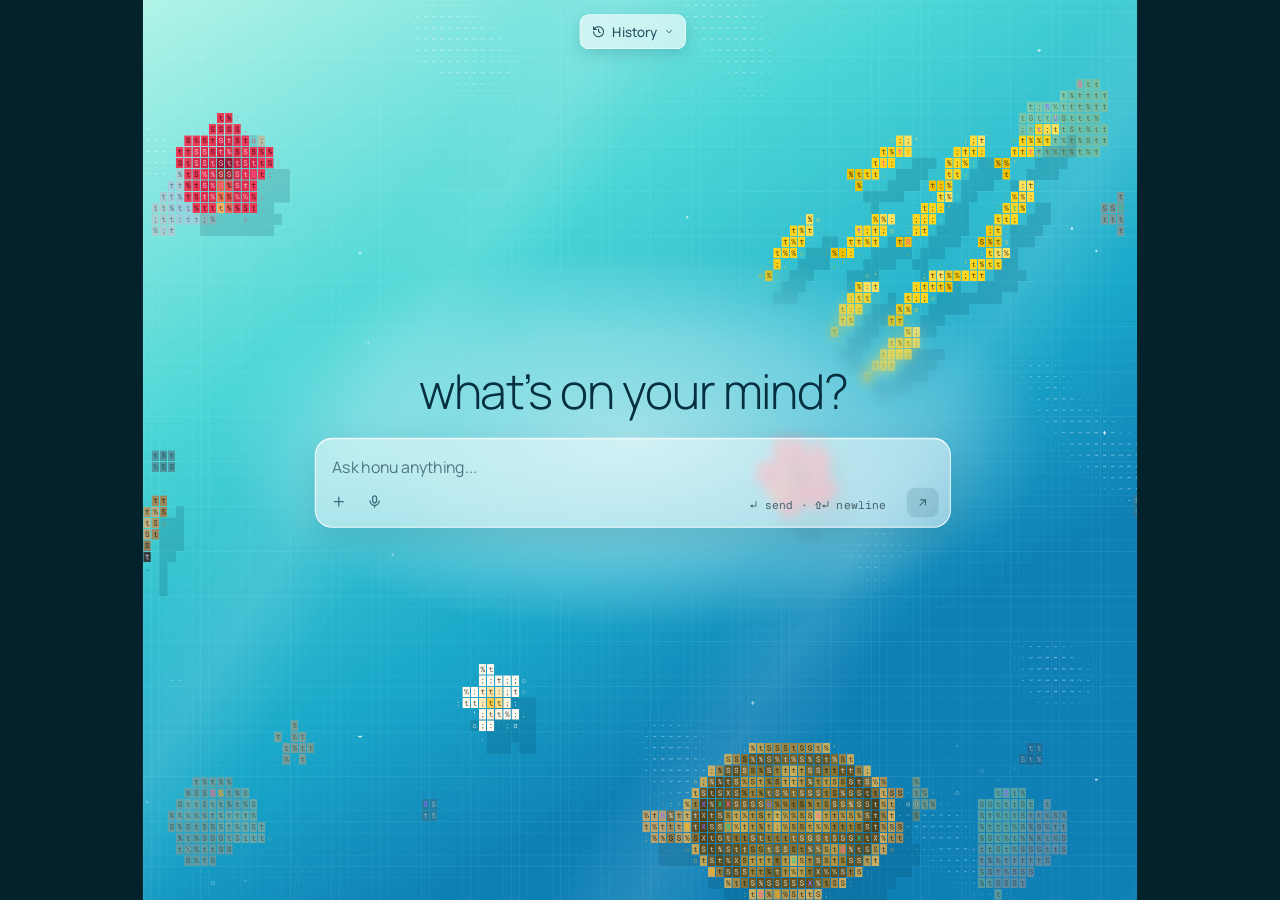
<file: index.html>
<!doctype html>
<html lang="en">
  <head>
    <meta charset="UTF-8" />
    <meta name="viewport" content="width=device-width, initial-scale=1" />
    <link rel="preconnect" href="https://fonts.googleapis.com" />
    <link href="https://fonts.googleapis.com/css2?family=Geist+Mono:wght@500&family=Manrope:wght@300;500&display=swap" rel="stylesheet" />
    <style>
      * { margin: 0; padding: 0; box-sizing: border-box; }
      html, body { height: 100%; overflow: hidden; background: #04222c; }
      #frame { position: fixed; inset: 0; overflow: hidden; }
      #root { position: absolute; left: 50%; top: 50%; width: 1944px; height: 1760px; overflow: hidden; background: #3fcfd2; font-family: "Manrope", sans-serif; transform-origin: center; }
      #sea { position: absolute; inset: 0; width: 100%; height: 100%; }
      .pill {
        position: absolute; left: 854px; top: 28px; width: 208px; height: 68px; border-radius: 18px;
        display: flex; align-items: center; justify-content: center; gap: 14px;
        background: rgba(255, 255, 255, 0.62); border: 1.5px solid rgba(255, 255, 255, 0.85);
        box-shadow: 0 10px 30px rgba(6, 70, 90, 0.18); color: #24505e; font-size: 26px; font-weight: 500;
      }
      .head {
        position: absolute; left: 0; right: 0; top: 700px; text-align: center; padding-right: 28px;
        font-size: 94px; font-weight: 300; letter-spacing: -2.5px; color: #06303f;
      }
      .box {
        position: absolute; left: 336px; top: 856px; width: 1244px; height: 176px; border-radius: 34px;
        background: rgba(255, 255, 255, 0.5); border: 2px solid rgba(255, 255, 255, 0.85);
        box-shadow: 0 24px 60px rgba(6, 70, 90, 0.16), inset 0 1px 0 rgba(255, 255, 255, 0.9);
      }
      .ph { position: absolute; left: 32px; top: 34px; font-size: 31px; color: #4f7782; }
      .icons { position: absolute; left: 30px; top: 108px; display: flex; gap: 40px; color: #3d6b78; }
      .hint { position: absolute; right: 124px; top: 116px; font-family: "Geist Mono", monospace; font-size: 22px; color: #6b929c; letter-spacing: 1px; } .hint { color: #46636b; }
      .send {
        position: absolute; right: 22px; top: 96px; width: 62px; height: 58px; border-radius: 16px;
        background: rgba(6, 60, 80, 0.12); display: flex; align-items: center; justify-content: center; color: #3d6b78;
      }
    </style>
  </head>
  <body>
    <div id="frame"><div id="root">
      <canvas id="sea" width="1944" height="1760"></canvas>
      <div class="pill">
        <svg width="26" height="26" viewBox="0 0 24 24" fill="none" stroke="currentColor" stroke-width="2" stroke-linecap="round"><path d="M3 12a9 9 0 1 0 3-6.7L3 8"/><path d="M3 3v5h5"/><path d="M12 7v5l3 2"/></svg>
        <span>History</span>
        <svg width="18" height="18" viewBox="0 0 24 24" fill="none" stroke="currentColor" stroke-width="2.2" stroke-linecap="round"><path d="m6 9 6 6 6-6"/></svg>
      </div>
      <div class="head">what’s on your mind?</div>
      <div class="box">
        <div class="ph">Ask honu anything...</div>
        <div class="icons">
          <svg width="30" height="30" viewBox="0 0 24 24" fill="none" stroke="currentColor" stroke-width="2" stroke-linecap="round"><path d="M12 5v14M5 12h14"/></svg>
          <svg width="30" height="30" viewBox="0 0 24 24" fill="none" stroke="currentColor" stroke-width="2" stroke-linecap="round"><rect x="9" y="3" width="6" height="11" rx="3"/><path d="M5 11a7 7 0 0 0 14 0M12 18v3"/></svg>
        </div>
        <div class="hint">↵ send · ⇧↵ newline</div>
        <div class="send"><svg width="26" height="26" viewBox="0 0 24 24" fill="none" stroke="currentColor" stroke-width="2" stroke-linecap="round"><path d="M7 17 17 7M8 7h9v9"/></svg></div>
      </div>
    </div></div>
    <script>
      // Top-down Hawaiian lagoon in ASCII cells. Everything is a pure function of t and
      // every motion has an integer number of cycles per T, so the video loops seamlessly.
      const W = 1944, H = 1760, T = 24.5, TAU = Math.PI * 2, w = TAU / T;
      const CW = 16, CH = 22, COLS = Math.ceil(W / CW), ROWS = Math.ceil(H / CH), SS = 4;
      const cv = document.getElementById("sea"), ctx = cv.getContext("2d");

      const mk = (cw, ch) => { const c = document.createElement("canvas"); c.width = cw; c.height = ch; return [c, c.getContext("2d", { willReadFrequently: true })]; };
      const [oc, ox] = mk(COLS * SS, ROWS * SS);   // supersampled layer, averaged into cells
      const [bgc, bgx] = mk(W, H);                 // static water + grid
      const [blc, blx] = mk(W, H);                 // frosted area under the UI

      const hash = (a, b, c) => { let h = Math.sin(a * 127.1 + b * 311.7 + c * 74.7) * 43758.5453; return h - Math.floor(h); };
      const mix = (a, b, k) => [a[0] + (b[0] - a[0]) * k, a[1] + (b[1] - a[1]) * k, a[2] + (b[2] - a[2]) * k];
      const rgb = (c, a = 1) => `rgba(${c[0] | 0},${c[1] | 0},${c[2] | 0},${a})`;
      const lum = (c) => (0.299 * c[0] + 0.587 * c[1] + 0.114 * c[2]) / 255;

      // Lagoon: sunlit shallows top-left, deeper blue bottom-right.
      const STOPS = [[0, [178, 244, 232]], [0.42, [74, 214, 214]], [0.78, [26, 168, 202]], [1, [14, 128, 182]]];
      const water = (x, y) => {
        const k = Math.min(1, Math.max(0, (x * 0.45 + y * 0.9) / (W * 0.45 + H * 0.9)));
        for (let i = 1; i < STOPS.length; i++) if (k <= STOPS[i][0]) return mix(STOPS[i - 1][1], STOPS[i][1], (k - STOPS[i - 1][0]) / (STOPS[i][0] - STOPS[i - 1][0]));
        return STOPS[3][1];
      };
      {
        const g = bgx.createLinearGradient(0, 0, W * 0.45, H * 0.9);
        STOPS.forEach(([k, c]) => g.addColorStop(k, rgb(c)));
        bgx.fillStyle = g; bgx.fillRect(0, 0, W, H);
        bgx.fillStyle = "rgba(255,255,255,0.07)";
        for (let x = 0; x < W; x += CW) bgx.fillRect(x, 0, 1, H);
        for (let y = 0; y < H; y += CH) bgx.fillRect(0, y, W, 1);
      }

      // ---------- creatures, drawn in local px facing +x ----------
      const ell = (g, x, y, rx, ry, rot, fill) => { g.beginPath(); g.ellipse(x, y, rx, ry, rot || 0, 0, TAU); g.fillStyle = fill; g.fill(); };

      function turtle(g, t, s, ph) {
        const f = Math.sin(TAU * 14 * t / T + ph);
        for (const m of [-1, 1]) {
          g.save(); g.translate(62, 58 * m); g.rotate(m * (1.15 + 0.55 * f));
          ell(g, 0, 78 * m, 26, 92, 0, "#9c8a5c"); ell(g, 0, 70 * m, 14, 70, 0, "#c2b183"); g.restore();
          g.save(); g.translate(-92, 40 * m); g.rotate(m * (2.2 - 0.3 * f));
          ell(g, 0, 26 * m, 15, 34, 0, "#9c8a5c"); g.restore();
        }
        ell(g, 118, 0, 30, 24, 0, "#a39060"); ell(g, 150, 0, 34, 27, 0, "#b8a573");
        ell(g, 146, -10, 7, 5, 0, "#4b3f22"); ell(g, 146, 10, 7, 5, 0, "#4b3f22");
        ell(g, 0, 0, 132, 100, 0, "#c9b067");                  // marginal rim
        const sh = g.createRadialGradient(-10, 0, 10, 0, 0, 125);
        sh.addColorStop(0, "#7d6a2e"); sh.addColorStop(0.7, "#5e5022"); sh.addColorStop(1, "#3f3616");
        ell(g, 0, 0, 120, 90, 0, sh);
        g.fillStyle = "#b39a4a";                               // amber scutes
        for (const [x, y, r] of [[60, 0, 26], [12, 0, 30], [-38, 0, 28], [-80, 0, 20], [40, -50, 22], [-8, -56, 24], [-56, -46, 20], [40, 50, 22], [-8, 56, 24], [-56, 46, 20]]) {
          g.beginPath(); for (let k = 0; k < 6; k++) g.lineTo(x + r * Math.cos(k * TAU / 6), y + r * 0.8 * Math.sin(k * TAU / 6)); g.fill();
        }
        g.fillStyle = "#e0c56a";
        for (const [x, y] of [[60, 0], [12, 0], [-38, 0], [-8, -56], [-8, 56]]) { g.beginPath(); g.arc(x, y, 8, 0, TAU); g.fill(); }
      }

      function manta(g, t) {
        const f = Math.sin(TAU * 10 * t / T), span = 300 + 22 * f, back = -40 - 30 * f;
        g.beginPath(); g.moveTo(-110, 0); g.lineTo(-330, 4 * f); g.lineWidth = 7; g.strokeStyle = "#1c2733"; g.stroke();
        g.beginPath(); g.moveTo(96, -42);
        g.quadraticCurveTo(40, -span * 0.75, back, -span); g.quadraticCurveTo(-60, -110, -118, -26);
        g.lineTo(-118, 26); g.quadraticCurveTo(-60, 110, back, span); g.quadraticCurveTo(40, span * 0.75, 96, 42);
        g.closePath(); g.fillStyle = "#1e2b3a"; g.fill();
        for (const m of [-1, 1]) {
          ell(g, 120, 40 * m, 34, 12, 0.35 * m, "#26364a");     // cephalic fins
          ell(g, 18, 82 * m, 70, 30, -0.5 * m, "#e9eef0");      // shoulder patches
          ell(g, -10, 150 * m, 40, 18, -0.6 * m, "#8fa3b0");
        }
      }

      function dolphin(g, t, ph) {
        const b = 0.22 * Math.sin(TAU * 60 * t / T + ph);
        g.save(); g.translate(-30, 0); g.rotate(b);
        g.beginPath(); g.moveTo(10, -44); g.quadraticCurveTo(-90, -24, -150, -9); g.lineTo(-150, 9); g.quadraticCurveTo(-90, 24, 10, 44); g.fillStyle = "#5c6d7c"; g.fill();
        g.translate(-150, 0); g.rotate(b * 1.4);
        g.beginPath(); g.moveTo(0, 0); g.quadraticCurveTo(-20, -60, -52, -66); g.quadraticCurveTo(-30, -20, -40, 0); g.quadraticCurveTo(-30, 20, -52, 66); g.quadraticCurveTo(-20, 60, 0, 0); g.fillStyle = "#4b5a68"; g.fill();
        g.restore();
        for (const m of [-1, 1]) ell(g, 40, 48 * m, 44, 13, -0.75 * m, "#6f8190");
        g.beginPath(); g.moveTo(-40, -44); g.quadraticCurveTo(40, -58, 150, -18); g.lineTo(200, -4); g.lineTo(200, 4); g.lineTo(150, 18); g.quadraticCurveTo(40, 58, -40, 44); g.fillStyle = "#8a9cab"; g.fill();
        ell(g, 20, 0, 120, 22, 0, "#43515e");                  // dark cape along the back
      }

      function tang(g, t, ph) {
        const b = 0.35 * Math.sin(TAU * 110 * t / T + ph);
        g.save(); g.translate(-30, 0); g.rotate(b);
        g.beginPath(); g.moveTo(0, 0); g.lineTo(-34, -20); g.lineTo(-28, 0); g.lineTo(-34, 20); g.closePath(); g.fillStyle = "#f2c200"; g.fill(); g.restore();
        ell(g, 8, 0, 46, 15, 0, "#ffd61f"); ell(g, 40, 0, 12, 9, 0, "#ffe46a");
      }

      function whale(g, t) {
        const b = 0.16 * Math.sin(TAU * 8 * t / T);
        g.save(); g.translate(-260, 0); g.rotate(b);
        g.beginPath(); g.moveTo(40, -70); g.quadraticCurveTo(-120, -30, -260, -14); g.lineTo(-260, 14); g.quadraticCurveTo(-120, 30, 40, 70); g.fillStyle = "#2b3d52"; g.fill();
        g.translate(-260, 0); g.rotate(b * 1.5);
        g.beginPath(); g.moveTo(0, 0); g.quadraticCurveTo(-30, -110, -90, -130); g.quadraticCurveTo(-60, -40, -70, 0); g.quadraticCurveTo(-60, 40, -90, 130); g.quadraticCurveTo(-30, 110, 0, 0); g.fillStyle = "#dfe7ea"; g.fill();
        g.restore();
        const fl = 0.15 * Math.sin(TAU * 8 * t / T + 1);
        for (const m of [-1, 1]) {                              // the long white pectoral fins
          g.save(); g.translate(150, 95 * m); g.rotate(m > 0 ? 0.6 + fl : Math.PI - 0.6 - fl); ell(g, 0, 120, 30, 125, 0, "#e6eef0"); g.restore();
        }
        g.beginPath(); g.moveTo(330, 0); g.quadraticCurveTo(300, -110, 100, -130); g.quadraticCurveTo(-120, -110, -260, -70); g.lineTo(-260, 70); g.quadraticCurveTo(-120, 110, 100, 130); g.quadraticCurveTo(300, 110, 330, 0); g.fillStyle = "#33475e"; g.fill();
        g.fillStyle = "#596f86"; for (let k = 0; k < 7; k++) { g.beginPath(); g.arc(300 - k * 30, 0, 7, 0, TAU); g.fill(); }  // tubercles
        g.beginPath(); g.moveTo(-60, -10); g.quadraticCurveTo(-90, 0, -60, 10); g.fillStyle = "#1e2d3e"; g.fill();
      }

      function hibiscus(g, s) {
        for (let k = 0; k < 5; k++) { g.save(); g.rotate(k * TAU / 5); ell(g, 52 * s, 0, 52 * s, 40 * s, 0, "#ef3b5a"); ell(g, 40 * s, 0, 30 * s, 22 * s, 0, "#d42448"); g.restore(); }
        ell(g, 0, 0, 22 * s, 22 * s, 0, "#8a0f2e");
        g.save(); g.rotate(0.6); ell(g, 44 * s, 0, 40 * s, 5 * s, 0, "#ffd84a"); ell(g, 84 * s, 0, 10 * s, 10 * s, 0, "#ffe27a"); g.restore();
      }
      function plumeria(g, s) {
        for (let k = 0; k < 5; k++) { g.save(); g.rotate(k * TAU / 5); ell(g, 36 * s, 12 * s, 40 * s, 24 * s, 0.35, "#fffaf0"); g.restore(); }
        const c = g.createRadialGradient(0, 0, 2, 0, 0, 34 * s); c.addColorStop(0, "#ffb800"); c.addColorStop(1, "rgba(255,214,90,0)");
        ell(g, 0, 0, 34 * s, 34 * s, 0, c);
      }

      // ---------- paths: closed curves with integer harmonics of T ----------
      const P = {
        turtleA: (t) => [972 + 1080 * Math.cos(w * t + 0.3), 860 + 640 * Math.sin(w * t + 0.3) + 140 * Math.sin(2 * w * t)],
        turtleB: (t) => [900 + 700 * Math.sin(-w * t + 1), 880 - 1080 * Math.cos(-w * t + 1)],
        turtleC: (t) => [972 + 1150 * Math.sin(w * t + 4), 900 + 560 * Math.sin(2 * w * t + 4.6)],
        manta: (t) => [972 + 1380 * Math.cos(-w * t + 3.6), 820 + 900 * Math.sin(-w * t + 3.6)],
        dolphin: (t) => [972 + 1350 * Math.cos(2 * w * t + 0.8), 900 + 950 * Math.sin(2 * w * t + 0.8) + 160 * Math.sin(4 * w * t)],
        school: (t) => [972 + 1150 * Math.sin(2 * w * t + 5), 880 + 800 * Math.sin(3 * w * t + 1)],
        whale: (t) => [972 + 1900 * Math.cos(w * t + 2.4), 1350 + 380 * Math.sin(w * t + 2.4)],
      };
      const pose = (fn, t) => { const [x, y] = fn(t), [x2, y2] = fn(t + 0.02); return [x, y, Math.atan2(y2 - y, x2 - x)]; };
      const FISH = [[0, 0], [-120, -70], [-120, 75], [-240, -10], [-230, -140], [-235, 130], [-360, -75], [-355, 70], [-470, 5], [-480, -150], [-470, 150]];
      const FLOWERS = [["h", 0.0, 260, 1.0, 1], ["p", 0.22, 1240, 0.9, -1], ["h", 0.47, 640, 0.8, -1], ["p", 0.63, 1560, 1.1, 1], ["p", 0.86, 120, 0.8, 1]];

      // ---------- per-cell sampling ----------
      function sample(draw) {
        ox.setTransform(1, 0, 0, 1, 0, 0); ox.clearRect(0, 0, oc.width, oc.height);
        ox.setTransform((COLS * SS) / (COLS * CW), 0, 0, (ROWS * SS) / (ROWS * CH), 0, 0);
        draw(ox);
        const d = ox.getImageData(0, 0, oc.width, oc.height).data, out = new Float32Array(COLS * ROWS * 4), rw = oc.width * 4;
        for (let j = 0; j < ROWS; j++) for (let i = 0; i < COLS; i++) {
          let r = 0, gg = 0, b = 0, a = 0;
          for (let v = 0; v < SS; v++) for (let u = 0, p = (j * SS + v) * rw + i * SS * 4; u < SS; u++, p += 4) { const al = d[p + 3]; r += d[p] * al; gg += d[p + 1] * al; b += d[p + 2] * al; a += al; }
          const o = (j * COLS + i) * 4;
          if (a > 0) { out[o] = r / a; out[o + 1] = gg / a; out[o + 2] = b / a; out[o + 3] = a / (255 * SS * SS); }
        }
        return out;
      }
      const put = (g, fn, t, x, y, a, s, draw) => { g.save(); g.translate(x, y); g.rotate(a); if (s !== 1) g.scale(s, s); draw(g); g.restore(); };

      // Reef floor is static: sample it once.
      const reef = sample((g) => {
        const blob = (x, y, r, c1, c2, n) => { for (let k = 0; k < n; k++) { const a = hash(x, y, k) * TAU, d = hash(y, x, k) * r * 0.7; ell(g, x + Math.cos(a) * d, y + Math.sin(a) * d * 0.9, r * (0.35 + 0.3 * hash(k, x, y)), r * (0.3 + 0.3 * hash(k, y, x)), a, k % 2 ? c1 : c2); } };
        blob(140, 1600, 110, "#d98a6a", "#c46a5a", 10); blob(1800, 220, 100, "#d8b86a", "#c49c4c", 9);
        blob(80, 380, 80, "#c9a0d8", "#e2a0b8", 7); blob(1700, 1650, 110, "#d6b870", "#e8907a", 10);
        for (const [x, y, r, c] of [[300, 1460, 46, "#ff6a3d"], [1520, 1560, 40, "#ff8a2a"], [1900, 420, 36, "#e8483c"], [220, 300, 34, "#ff7a3a"]]) {
          g.save(); g.translate(x, y); g.rotate(hash(x, y, 1) * TAU);
          for (let k = 0; k < 5; k++) { g.save(); g.rotate(k * TAU / 5); ell(g, r * 0.6, 0, r * 0.65, r * 0.2, 0, c); g.restore(); }
          ell(g, 0, 0, r * 0.3, r * 0.3, 0, c); g.restore();
        }
        for (const [x, y] of [[560, 1580], [1740, 1480], [1960, 980], [40, 900]]) { g.save(); g.translate(x, y); for (let k = 0; k < 12; k++) { g.rotate(TAU / 12); ell(g, 22, 0, 22, 3, 0, "#3a1f4a"); } ell(g, 0, 0, 14, 14, 0, "#2a1438"); g.restore(); }
      });

      const RAMP = "8%XSSt%t;:";
      const EDGE = "',.o:;";
      const SPRINK = ["#ff5fa2", "#16c79a", "#8b6cff", "#ffb000"];
      function cells(L, depth, t, glyphs) {
        for (let j = 0; j < ROWS; j++) for (let i = 0; i < COLS; i++) {
          const o = (j * COLS + i) * 4, a = L[o + 3];
          if (a < 0.12) continue;
          const x = i * CW, y = j * CH;
          let c = [L[o], L[o + 1], L[o + 2]];
          if (depth) c = mix(c, water(x, y), depth);
          const flick = hash(i, j, Math.floor(t * 7));
          if (a > 0.5) {
            ctx.fillStyle = rgb(c, depth ? 0.9 : 1); ctx.fillRect(x + 1, y + 1, CW - 2, CH - 2);
            if (!glyphs) continue;
            const l = lum(c), ch = RAMP[Math.max(0, Math.min(RAMP.length - 1, Math.floor(1 + l * 5 + flick * 4)))];
            ctx.fillStyle = flick < 0.04 ? SPRINK[(flick * 100) | 0] : rgb(l < 0.42 ? mix(c, [255, 255, 255], 0.62) : mix(c, [0, 0, 0], 0.58), depth ? 0.6 : 1);
            ctx.fillText(ch, x + CW / 2, y + CH / 2 + 1);
          } else {
            ctx.fillStyle = rgb(c, Math.min(1, a * 1.6) * (depth ? 0.6 : 1));
            ctx.fillText(EDGE[(flick * EDGE.length) | 0], x + CW / 2, y + CH / 2 + 1);
          }
        }
      }

      function draw(t) {
        t = ((t % T) + T) % T;
        ctx.drawImage(bgc, 0, 0);

        // sun bands drifting over the lagoon
        ctx.save(); ctx.globalCompositeOperation = "screen";
        for (let k = 0; k < 4; k++) {
          const off = ((t / T + k / 4) % 1) * (W + H) * 1.2 - H * 0.6, g = ctx.createLinearGradient(off, 0, off + 260, 160);
          g.addColorStop(0, "rgba(255,255,255,0)"); g.addColorStop(0.5, "rgba(255,255,240,0.10)"); g.addColorStop(1, "rgba(255,255,255,0)");
          ctx.fillStyle = g; ctx.fillRect(0, 0, W, H);
        }
        ctx.restore();

        ctx.font = '500 15px "Geist Mono"'; ctx.textAlign = "center"; ctx.textBaseline = "middle";

        // caustic net + surface glints
        for (let j = 0; j < ROWS; j++) for (let i = 0; i < COLS; i++) {
          const x = i * CW, y = j * CH;
          const v = Math.sin(x * 0.011 + y * 0.004 + w * 2 * t + 1.6 * Math.sin(y * 0.007 - w * 3 * t))
                  + Math.sin(-x * 0.006 + y * 0.012 - w * 3 * t + 1.6 * Math.sin(x * 0.008 + w * 2 * t))
                  + Math.sin(x * 0.009 - y * 0.009 + w * 4 * t + 1.2 * Math.sin((x + y) * 0.005 + w * t));
          if (v > 1.55) { const k = Math.min(1, (v - 1.55) / 1.2); ctx.fillStyle = `rgba(255,255,255,${0.16 + 0.42 * k})`; ctx.fillText(k > 0.6 ? "~" : k > 0.3 ? "-" : "·", x + CW / 2, y + CH / 2); }
          const gl = hash(i, j, Math.floor(t * 6) % 147);
          if (gl > 0.9988) { const f = Math.sin(((t * 6) % 1) * Math.PI); ctx.fillStyle = `rgba(255,255,255,${0.95 * f})`; ctx.fillText(gl > 0.9995 ? "*" : "+", x + CW / 2, y + CH / 2); }
        }

        cells(reef, 0.62, t, true);

        const deep = sample((g) => { const [x, y, a] = pose(P.whale, t); put(g, null, t, x, y, a, 1, (g) => whale(g, t)); });
        cells(deep, 0.4, t, true);

        const main = sample((g) => {
          let [x, y, a] = pose(P.manta, t); put(g, null, t, x, y, a, 1.2, (g) => manta(g, t));
          for (const [dx, ph] of [[0, 0], [1, 1.3]]) { [x, y, a] = pose(P.dolphin, t - dx * 0.18); put(g, null, t, x + dx * 120 * Math.sin(a), y - dx * 120 * Math.cos(a), a, 1.25, (g) => dolphin(g, t, ph)); }
          [x, y, a] = pose(P.turtleA, t); put(g, null, t, x, y, a, 1.55, (g) => turtle(g, t, 1, 0));
          [x, y, a] = pose(P.turtleB, t); put(g, null, t, x, y, a, 1.3, (g) => turtle(g, t, 1, 2));
          [x, y, a] = pose(P.turtleC, t); put(g, null, t, x, y, a, 1.1, (g) => turtle(g, t, 1, 4));
          [x, y, a] = pose(P.school, t);
          FISH.forEach(([fx, fy], k) => { const ca = Math.cos(a), sa = Math.sin(a), wob = 14 * Math.sin(w * 7 * t + k); put(g, null, t, x + fx * ca - (fy + wob) * sa, y + fx * sa + (fy + wob) * ca, a + 0.15 * Math.sin(w * 9 * t + k), 1.35, (g) => tang(g, t, k)); });
          for (const [kind, p0, y0, s, dir] of FLOWERS) {
            const u = (p0 + t / T) % 1, fx = -220 + u * (W + 440), fy = y0 + u * 420 + 30 * Math.sin(w * 3 * t + p0 * 9);
            put(g, null, t, fx, fy, dir * w * t + p0 * 6, 1, (g) => (kind === "h" ? hibiscus : plumeria)(g, s));
          }
        });

        // shadows on the sand, offset down-right from the sun
        ctx.fillStyle = "rgba(4,60,84,0.16)";
        for (let j = 0; j < ROWS - 2; j++) for (let i = 0; i < COLS - 2; i++) { const a = main[(j * COLS + i) * 4 + 3]; if (a > 0.3) ctx.fillRect((i + 2) * CW, (j + 2) * CH, CW, CH); }

        // foam wakes behind the swimmers
        for (const [fn, len] of [[P.turtleA, 1.5], [P.turtleB, 1.3], [P.turtleC, 1.1], [P.manta, 1.6], [P.dolphin, 1.4]]) {
          for (let k = 1; k <= 16; k++) {
            const [x, y, a] = pose(fn, t - k * 0.09 - 0.35 * len), side = (hash(k, len, 3) - 0.5) * k * 9;
            const px = x + side * -Math.sin(a), py = y + side * Math.cos(a);
            ctx.fillStyle = `rgba(255,255,255,${0.55 * (1 - k / 17)})`;
            ctx.fillText(".·o°"[(hash(k, len, Math.floor(t * 5)) * 4) | 0], Math.floor(px / CW) * CW + CW / 2, Math.floor(py / CH) * CH + CH / 2);
          }
        }

        cells(main, 0, t, true);

        // frosted glass under the UI: blurred copy masked by a soft ellipse
        blx.globalCompositeOperation = "source-over"; blx.clearRect(0, 0, W, H);
        blx.filter = "blur(11px)"; blx.drawImage(cv, 0, 0); blx.filter = "none";
        blx.globalCompositeOperation = "destination-in";
        blx.save(); blx.translate(958, 860); blx.scale(1, 0.46);
        const m = blx.createRadialGradient(0, 0, 0, 0, 0, 800); m.addColorStop(0, "#000"); m.addColorStop(0.62, "#000"); m.addColorStop(1, "rgba(0,0,0,0)");
        blx.fillStyle = m; blx.fillRect(-1000, -1000, 2000, 2000); blx.restore();
        ctx.drawImage(blc, 0, 0);
        ctx.save(); ctx.translate(958, 860); ctx.scale(1, 0.46);
        const glow = ctx.createRadialGradient(0, 0, 0, 0, 0, 820); glow.addColorStop(0, "rgba(240,255,252,0.62)"); glow.addColorStop(0.55, "rgba(230,252,250,0.38)"); glow.addColorStop(1, "rgba(220,250,250,0)");
        ctx.fillStyle = glow; ctx.fillRect(-1000, -1000, 2000, 2000); ctx.restore();
      }

      // fit the 1944×1760 stage to the window, then loop forever
      const root = document.getElementById("root"), frame = document.getElementById("frame");  // fixed, clipped frame: the 1944 px stage never widens a phone's layout
      const fit = () => root.style.transform = `translate(-50%, -50%) scale(${Math.min(frame.clientWidth / W, frame.clientHeight / H)})`;
      addEventListener("resize", fit); fit();
      // start at once (fallback glyphs for a moment); Geist Mono swaps in when it arrives
      const t0 = performance.now();
      const loop = (now) => { draw((now - t0) / 1000); requestAnimationFrame(loop); };
      requestAnimationFrame(loop);
    </script>
  </body>
</html>
</file>
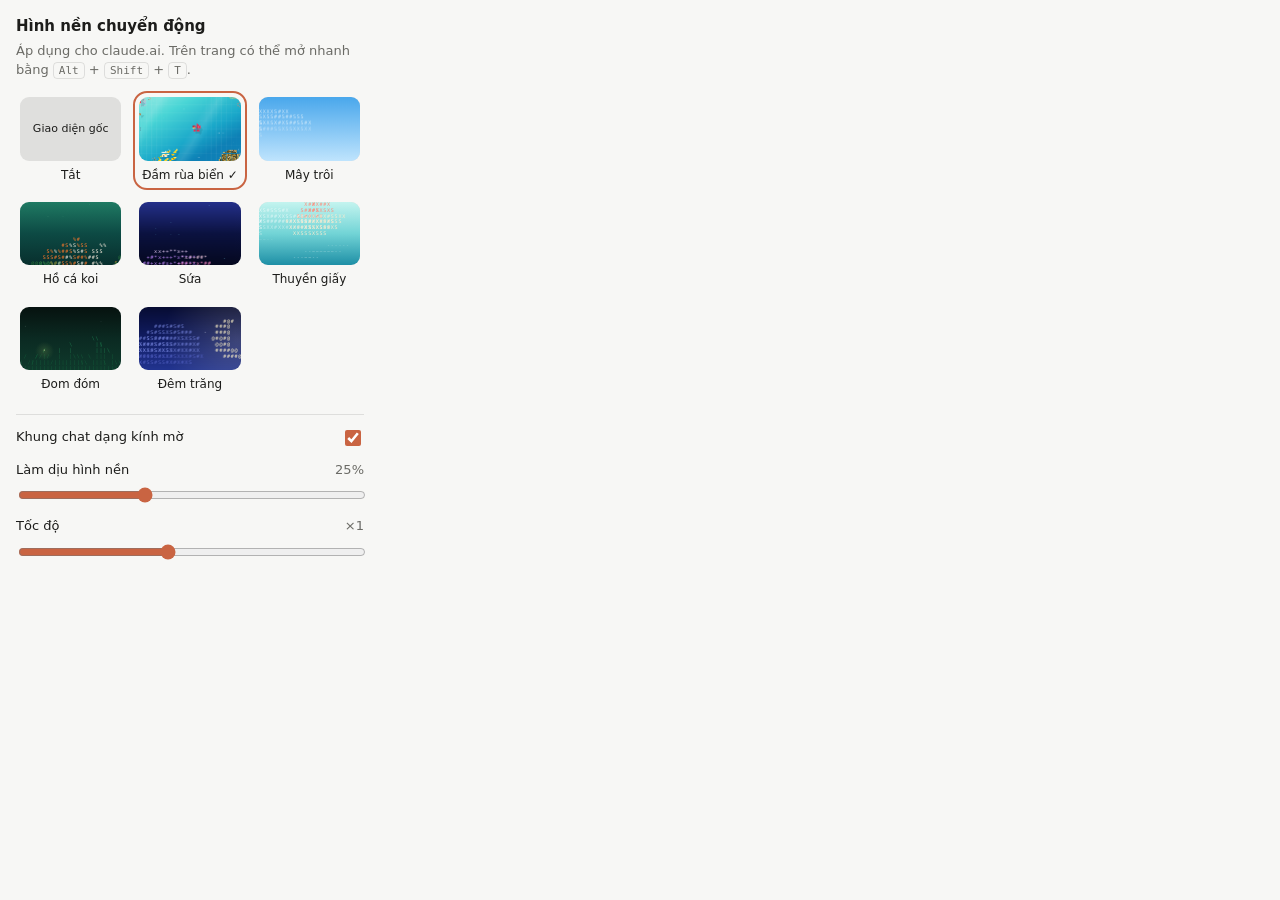
<file: claude-wallpaper/popup.html>
<!doctype html>
<html lang="vi">
  <head>
    <meta charset="utf-8" />
    <title>Hình nền chuyển động</title>
    <link rel="stylesheet" href="content.css" />
    <link rel="stylesheet" href="popup.css" />
  </head>
  <body>
    <header>
      <h1>Hình nền chuyển động</h1>
      <p>Áp dụng cho claude.ai. Trên trang có thể mở nhanh bằng <kbd>Alt</kbd> + <kbd>Shift</kbd> + <kbd>T</kbd>.</p>
    </header>
    <div id="tiles" class="cw-tiles cw-tiles-grid"></div>
    <section class="opts">
      <label class="row">
        <span>Khung chat dạng kính mờ</span>
        <input type="checkbox" id="glass" />
      </label>
      <label class="col">
        <span>Làm dịu hình nền <output id="veilOut"></output></span>
        <input type="range" id="veil" min="0" max="0.7" step="0.05" />
      </label>
      <label class="col">
        <span>Tốc độ <output id="speedOut"></output></span>
        <input type="range" id="speed" min="0.25" max="2" step="0.25" />
      </label>
    </section>
    <script src="scenes.js"></script>
    <script src="popup.js"></script>
  </body>
</html>
</file>
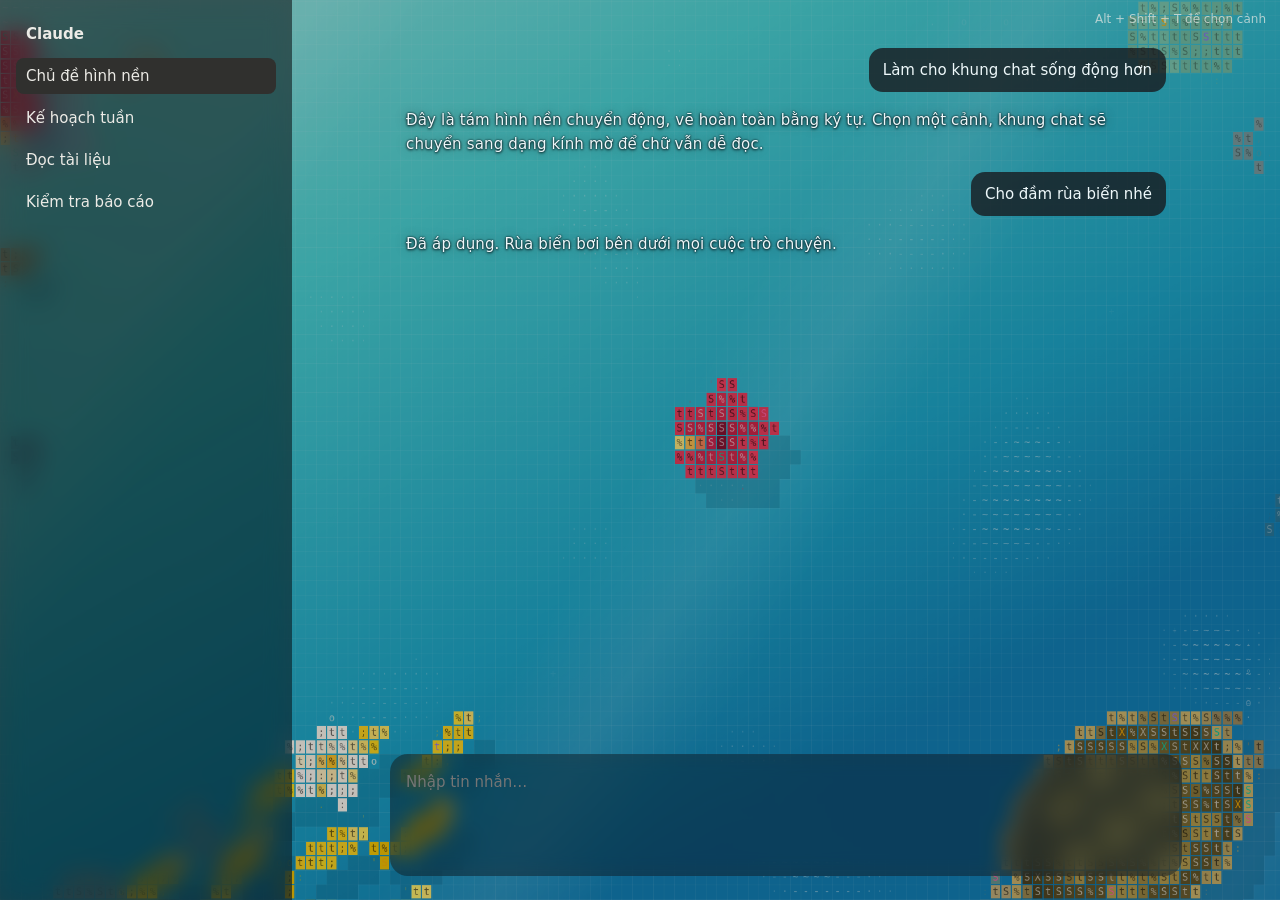
<file: claude-wallpaper/test.html>
<!doctype html>
<!-- Local preview: a rough stand-in for claude.ai's layout with the content script loaded.
     Not part of the extension; Chrome only injects the scripts on claude.ai. -->
<html lang="vi">
  <head>
    <meta charset="utf-8" />
    <meta name="viewport" content="width=device-width, initial-scale=1" />
    <title>Thử hình nền</title>
    <link rel="stylesheet" href="content.css" />
    <style>
      body { margin: 0; height: 100vh; display: flex; background: #262624; color: #ecebe6; font: 15px/1.6 system-ui, sans-serif; }
      nav { width: 260px; flex: none; background: #1f1e1d; padding: 16px; display: flex; flex-direction: column; gap: 6px; }
      nav a { color: inherit; text-decoration: none; padding: 6px 10px; border-radius: 8px; }
      nav a.on { background: #30302e; }
      main { flex: 1; background: #262624; display: flex; flex-direction: column; min-width: 0; }
      .chat { flex: 1; overflow: auto; padding: 32px; max-width: 760px; margin: 0 auto; width: 100%; }
      .user { background: #141413; border-radius: 14px; padding: 10px 14px; margin: 16px 0 16px auto; width: fit-content; max-width: 80%; }
      .composer { margin: 0 auto 24px; width: min(760px, calc(100% - 32px)); background: #30302e; border-radius: 18px; padding: 16px; min-height: 90px; }
      .composer textarea { all: unset; width: 100%; }
      .tip { position: fixed; top: 10px; right: 14px; font-size: 12px; opacity: 0.7; }
    </style>
  </head>
  <body>
    <nav>
      <strong style="padding: 6px 10px">Claude</strong>
      <a class="on" href="#">Chủ đề hình nền</a>
      <a href="#">Kế hoạch tuần</a>
      <a href="#">Đọc tài liệu</a>
      <a href="#">Kiểm tra báo cáo</a>
    </nav>
    <main>
      <div class="chat">
        <div class="user">Làm cho khung chat sống động hơn</div>
        <p>Đây là tám hình nền chuyển động, vẽ hoàn toàn bằng ký tự. Chọn một cảnh, khung chat sẽ chuyển sang dạng kính mờ để chữ vẫn dễ đọc.</p>
        <div class="user">Cho đầm rùa biển nhé</div>
        <p>Đã áp dụng. Rùa biển bơi bên dưới mọi cuộc trò chuyện.</p>
      </div>
      <div class="composer"><textarea placeholder="Nhập tin nhắn…"></textarea></div>
    </main>
    <span class="tip">Alt + Shift + T để chọn cảnh</span>
    <script src="scenes.js"></script>
    <script src="content.js"></script>
  </body>
</html>
</file>
<file: claude-wallpaper/content.css>
/* Wallpaper layer and frosted surfaces on claude.ai, plus the picker tiles (also used by the popup). */

#cw-wallpaper {
  position: fixed;
  inset: 0;
  width: 100vw;
  height: 100vh;
  z-index: -1;
  pointer-events: none;
  display: block;
}
html.cw-on { background: var(--cw-fallback, #0b1020) !important; }
html.cw-on body { background: transparent !important; }

html[data-cw-tone="dark"] {
  --cw-glass: rgba(22, 22, 26, 0.5);
  --cw-panel: rgba(18, 18, 22, 0.58);
  --cw-card: rgba(24, 24, 28, 0.78);
  --cw-tint: rgba(255, 255, 255, 0.06);
  --cw-edge: rgba(255, 255, 255, 0.1);
}
html[data-cw-tone="light"] {
  --cw-glass: rgba(255, 255, 255, 0.55);
  --cw-panel: rgba(255, 255, 255, 0.62);
  --cw-card: rgba(255, 255, 255, 0.8);
  --cw-tint: rgba(0, 0, 0, 0.04);
  --cw-edge: rgba(255, 255, 255, 0.7);
}

html.cw-glass-on [data-cw="clear"] {
  background-color: transparent !important;
  background-image: none !important;
}
html.cw-glass-on [data-cw="panel"] {
  background-color: var(--cw-panel) !important;
  background-image: none !important;
  backdrop-filter: blur(12px) saturate(1.3);
  -webkit-backdrop-filter: blur(12px) saturate(1.3);
}
html.cw-glass-on [data-cw="glass"] {
  background-color: var(--cw-glass) !important;
  background-image: none !important;
  backdrop-filter: blur(10px) saturate(1.3);
  -webkit-backdrop-filter: blur(10px) saturate(1.3);
}
html.cw-glass-on [data-cw="card"] {
  background-color: var(--cw-card) !important;
  background-image: none !important;
}
html.cw-glass-on [data-cw="tint"] { background-color: var(--cw-tint) !important; }
/* claude.ai blurs dozens of small icon buttons. Over a solid page that's cheap; over
   a moving wallpaper each one is re-blurred every frame, so drop theirs. */
html.cw-on [class*="backdrop-blur"]:not([data-cw]) {
  backdrop-filter: none !important;
  -webkit-backdrop-filter: none !important;
}

/* Text that sits straight on the wallpaper gets a soft halo in the page's own
   background tone so it stays readable over busy scenes. */
html.cw-glass-on[data-cw-tone="dark"] [data-cw="clear"] {
  text-shadow: 0 1px 2px rgba(0, 0, 0, 0.6), 0 0 10px rgba(0, 0, 0, 0.45);
}
html.cw-glass-on[data-cw-tone="light"] [data-cw="clear"] {
  text-shadow: 0 1px 2px rgba(255, 255, 255, 0.75), 0 0 10px rgba(255, 255, 255, 0.55);
}
html.cw-glass-on [data-cw]:not([data-cw="clear"], [data-cw="read"]) { text-shadow: none; }
/* Reading columns have no backing; a heavier weight and a tight dark outline keep long
   text legible over the moving scene. */
html.cw-glass-on [data-cw="read"] :where(p, li, td, th, blockquote) { font-weight: 500; letter-spacing: 0.01em; }
/* claude.ai's bold is only one step above its body weight, so lift it above the heavier body. */
html.cw-glass-on [data-cw="read"] :is(strong, b) { font-weight: 700 !important; }
/* Text colour (--cw-ink, set from the scene's sky) follows the scene, not the page. claude.ai
   resolves its text colour above the column and its softer tones are see-through, so the
   colour is set on every element inside, leaving code blocks, links,
   icons and anything on a surface of its own alone. */
html.cw-glass-on [data-cw="read"],
html.cw-glass-on [data-cw="read"] :where(*:not(pre, pre *, a, svg, svg *, [data-cw="card"] *, [data-cw="glass"] *, [data-cw="tint"] *, [data-cw="panel"] *, [role="dialog"] *, [role="menu"] *, [role="listbox"] *, [role="tooltip"] *, [data-radix-popper-content-wrapper] *)) {
  color: var(--cw-ink);
}
/* Popovers and dialogs sit on claude.ai's own opaque fill, even when they open inside a
   column or on clear ground, so they keep the page's text colour and no outline. */
html.cw-glass-on [data-cw] :is([role="dialog"], [role="menu"], [role="listbox"], [role="tooltip"], [data-radix-popper-content-wrapper]) {
  color: var(--cw-page-ink);
  text-shadow: none;
}
html.cw-glass-on[data-cw-text="light"] [data-cw="read"] {
  text-shadow: 0 0 2px var(--cw-halo), 0 1px 3px var(--cw-halo), 0 0 12px rgb(0 0 0 / 0.45);
}
html.cw-glass-on[data-cw-text="dark"] [data-cw="read"] {
  text-shadow: 0 0 1px var(--cw-halo), 0 0 5px rgb(255 255 255 / 0.35);
}
html.cw-glass-on [data-cw="read"] pre { text-shadow: none; }
/* claude.ai colours inline code with a stronger rule of its own. */
html.cw-glass-on [data-cw="read"] code:not(pre code, [role="dialog"] code, [data-radix-popper-content-wrapper] code) { color: var(--cw-ink) !important; }

/* ---------- picker ---------- */
#cw-picker {
  position: fixed;
  left: 50%;
  bottom: 120px;
  transform: translateX(-50%);
  z-index: 2147483000;
  width: min(1040px, calc(100vw - 32px));
  padding: 14px 16px 16px;
  border-radius: 18px;
  background: var(--cw-panel, rgba(18, 18, 22, 0.7));
  border: 1px solid var(--cw-edge, rgba(255, 255, 255, 0.12));
  backdrop-filter: blur(22px) saturate(1.4);
  -webkit-backdrop-filter: blur(22px) saturate(1.4);
  box-shadow: 0 18px 48px rgba(0, 0, 0, 0.28);
  color: inherit;
  font: 13px/1.4 system-ui, -apple-system, "Segoe UI", sans-serif;
}
.cw-picker-head {
  display: flex;
  justify-content: space-between;
  align-items: baseline;
  gap: 12px;
  margin-bottom: 10px;
}
.cw-picker-head span { opacity: 0.65; font-size: 12px; }

.cw-tiles { display: grid; gap: 10px; }
.cw-tiles-row { grid-template-columns: repeat(auto-fill, minmax(104px, 1fr)); }
.cw-tile {
  all: unset;
  box-sizing: border-box;
  display: flex;
  flex-direction: column;
  gap: 6px;
  cursor: pointer;
  border-radius: 12px;
  padding: 4px;
  outline: 2px solid transparent;
  outline-offset: 0;
  transition: outline-color 0.15s, transform 0.15s;
}
.cw-tile:hover { transform: translateY(-2px); }
.cw-tile:focus-visible { outline-color: rgba(120, 190, 255, 0.9); }
.cw-tile.is-active { outline-color: currentColor; }
.cw-tile-view {
  display: block;
  width: 100%;
  aspect-ratio: 16 / 10;
  border-radius: 9px;
  background: rgba(127, 127, 127, 0.2);
  font-size: 11px;
  text-align: center;
  align-content: center;
  overflow: hidden;
}
.cw-tile-name { font-size: 12px; text-align: center; }
.cw-tile.is-active .cw-tile-name::after { content: " ✓"; }

@media (prefers-reduced-motion: reduce) {
  .cw-tile, .cw-tile:hover { transition: none; transform: none; }
}
</file>
<file: claude-wallpaper/popup.css>
:root {
  color-scheme: light dark;
  --bg: #f7f7f5;
  --fg: #1d1d1b;
  --muted: #6b6b66;
  --line: rgba(0, 0, 0, 0.1);
  --accent: #c96442;
}
@media (prefers-color-scheme: dark) {
  :root {
    --bg: #1f1e1d;
    --fg: #ecebe6;
    --muted: #a3a29b;
    --line: rgba(255, 255, 255, 0.1);
    --accent: #d97757;
  }
}
* { box-sizing: border-box; }
body {
  margin: 0;
  width: 380px;
  padding: 16px;
  background: var(--bg);
  color: var(--fg);
  font: 13px/1.45 system-ui, -apple-system, "Segoe UI", sans-serif;
}
h1 { margin: 0 0 4px; font-size: 15px; font-weight: 600; }
header p { margin: 0 0 14px; color: var(--muted); }
kbd {
  font: 11px ui-monospace, Menlo, monospace;
  padding: 1px 5px;
  border: 1px solid var(--line);
  border-radius: 4px;
}
.cw-tiles-grid { grid-template-columns: repeat(3, 1fr); }
.cw-tile.is-active { outline-color: var(--accent); }
.opts {
  margin-top: 16px;
  padding-top: 12px;
  border-top: 1px solid var(--line);
  display: grid;
  gap: 12px;
}
.row { display: flex; justify-content: space-between; align-items: center; }
.col { display: grid; gap: 6px; }
.col span { display: flex; justify-content: space-between; }
output { color: var(--muted); font-variant-numeric: tabular-nums; }
input[type="range"] { width: 100%; accent-color: var(--accent); }
input[type="checkbox"] { accent-color: var(--accent); width: 16px; height: 16px; }
</file>
